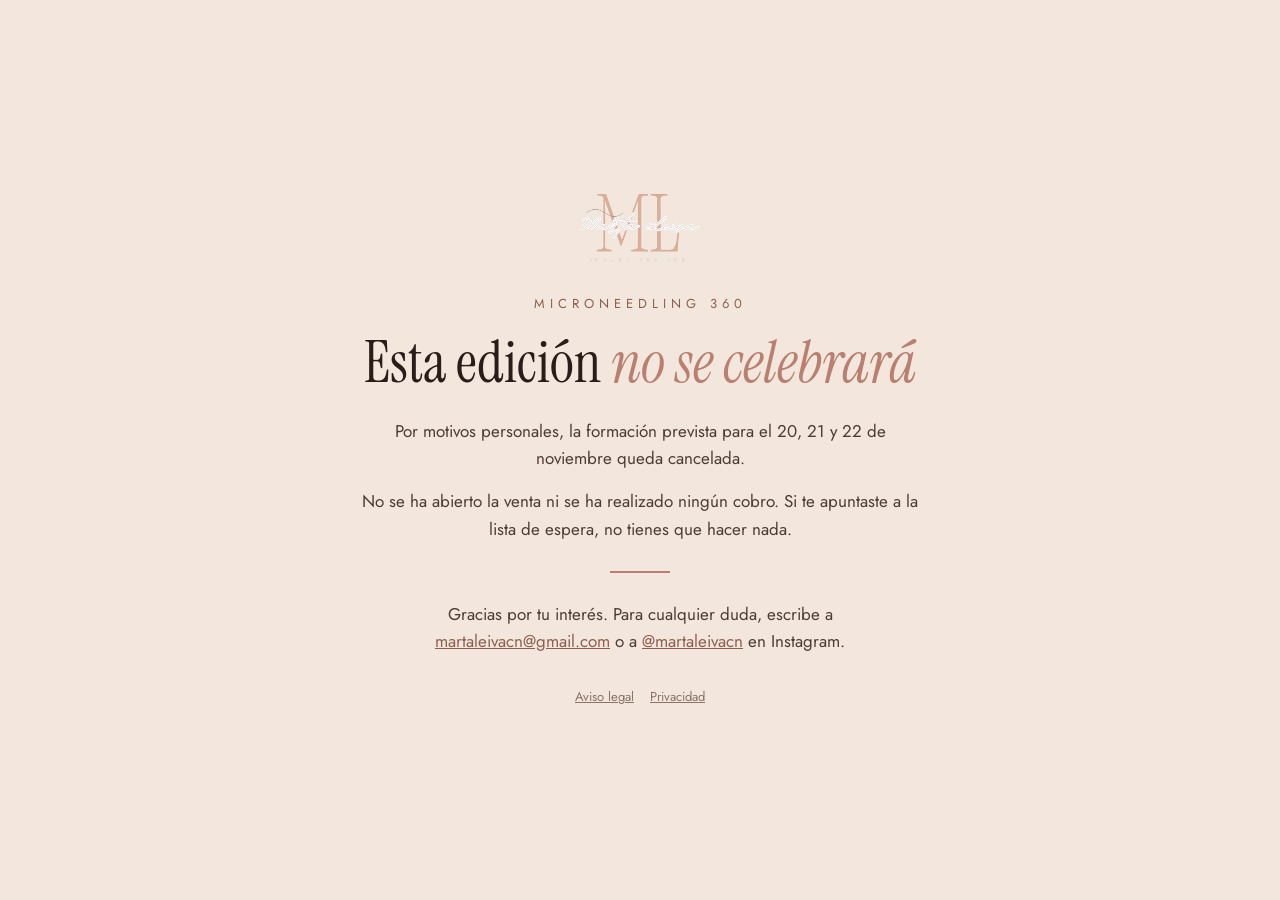
<file: index.html>
<!doctype html>
<html lang="es">
<head>
<meta charset="utf-8">
<meta name="viewport" content="width=device-width,initial-scale=1">
<title>Microneedling 360 · Marta Leiva</title>
<meta name="robots" content="noindex">
<style>
@font-face{font-family:IS;src:url(is-regular.woff2) format('woff2');font-style:normal}
@font-face{font-family:IS;src:url(is-italic.woff2) format('woff2');font-style:italic}
@font-face{font-family:Jost;src:url(jost.woff2) format('woff2')}
*{box-sizing:border-box}
html,body{margin:0;background:#f3e7dd;color:#2a1c18;font-family:Jost,Arial,sans-serif}
main{min-height:100vh;display:flex;align-items:center;justify-content:center;padding:48px 20px}
.card{max-width:560px;text-align:center}
.logo{width:120px;margin:0 auto 32px;display:block}
.k{font-size:13px;letter-spacing:5px;text-transform:uppercase;color:#8e5f50;margin:0 0 18px}
h1{font-family:IS,Georgia,serif;font-weight:400;font-size:clamp(38px,8vw,58px);line-height:1.05;margin:0 0 24px}
h1 em{color:#b97f6f}
p{font-size:17px;line-height:1.6;color:#4d3b34;margin:0 0 16px}
.rule{width:60px;height:2px;background:#b97f6f;margin:28px auto}
a{color:#8e5f50}
footer{font-size:13px;color:#8a7368;margin-top:32px}
footer a{color:#8a7368;margin:0 8px}
</style>
</head>
<body>
<main><div class="card">
<img class="logo" src="marta-logo.png" alt="Marta Leiva">
<p class="k">Microneedling 360</p>
<h1>Esta edición <em>no se celebrará</em></h1>
<p>Por motivos personales, la formación prevista para el 20, 21 y 22 de noviembre queda cancelada.</p>
<p>No se ha abierto la venta ni se ha realizado ningún cobro. Si te apuntaste a la lista de espera, no tienes que hacer nada.</p>
<div class="rule"></div>
<p>Gracias por tu interés. Para cualquier duda, escribe a <a href="mailto:martaleivacn@gmail.com">martaleivacn@gmail.com</a> o a <a href="https://www.instagram.com/martaleivacn/">@martaleivacn</a> en Instagram.</p>
<footer><a href="aviso-legal.html">Aviso legal</a><a href="privacidad.html">Privacidad</a></footer>
</div></main>
</body>
</html>
</file>
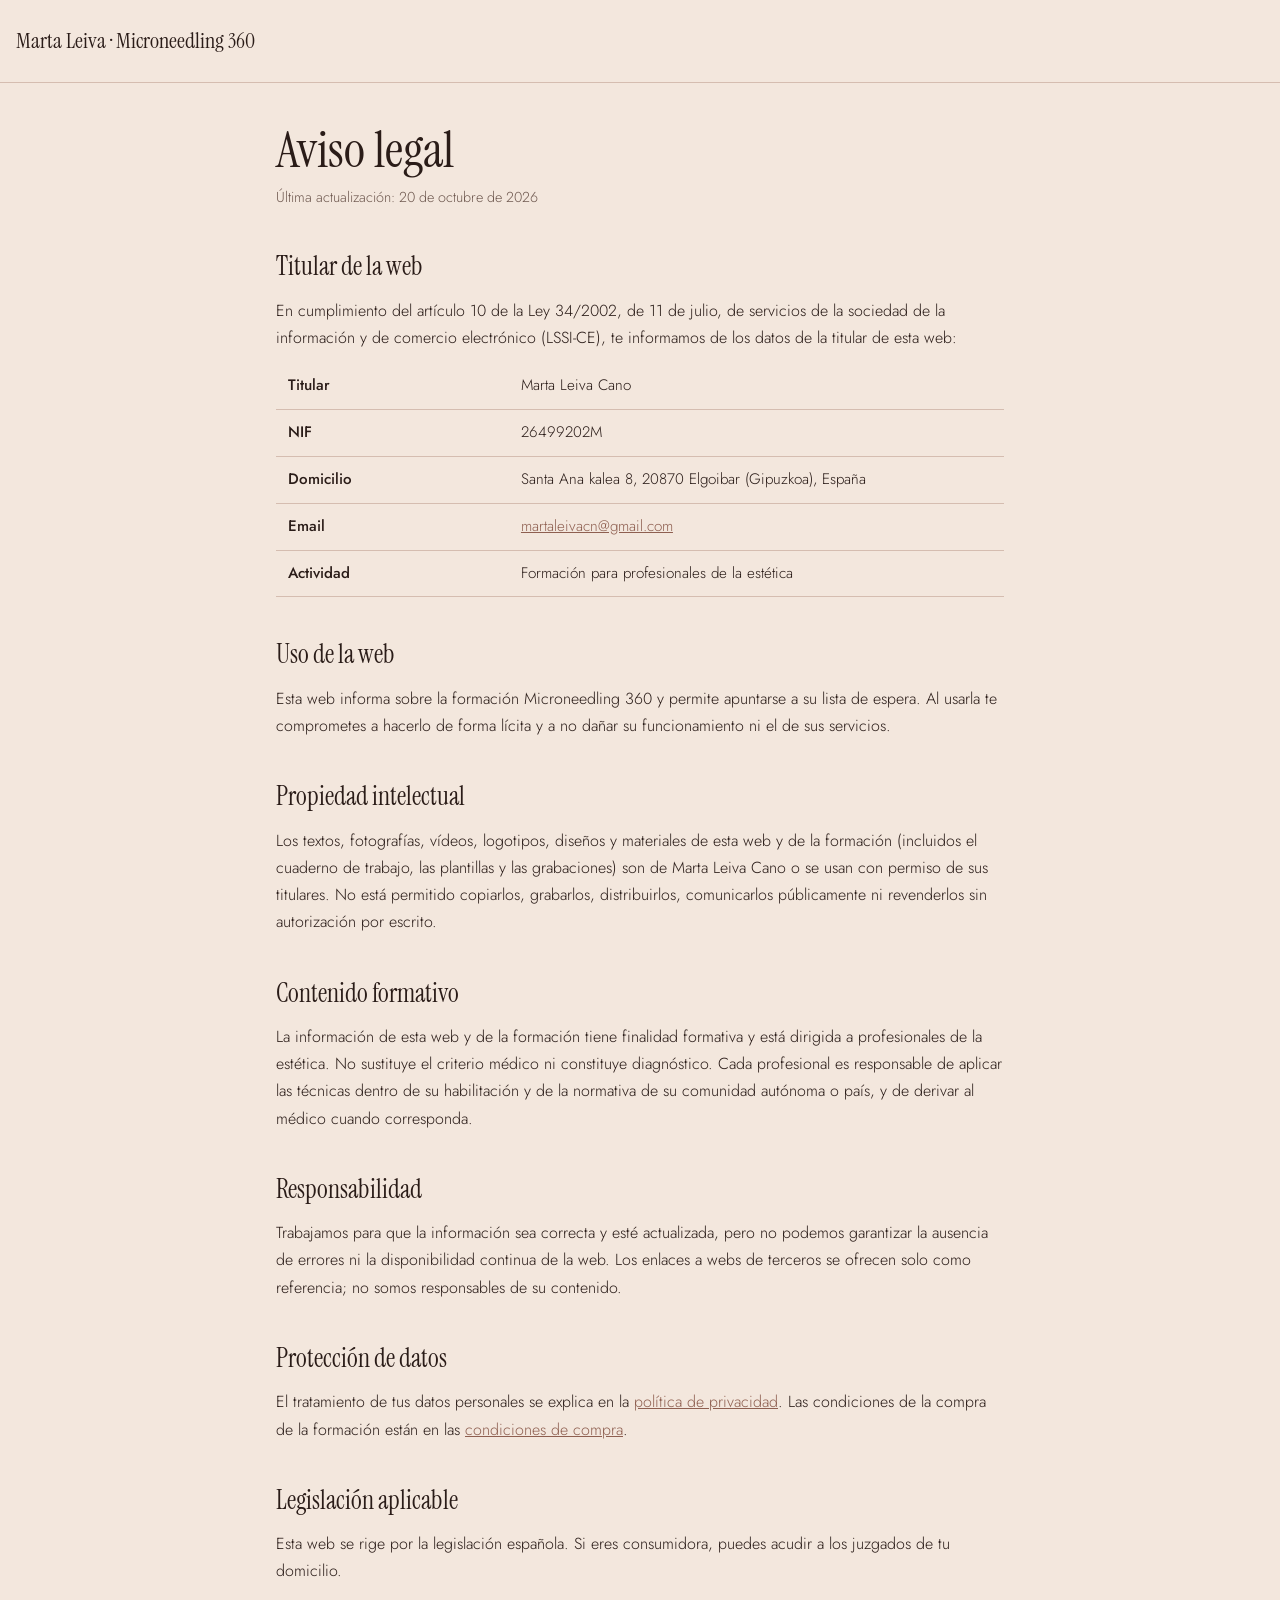
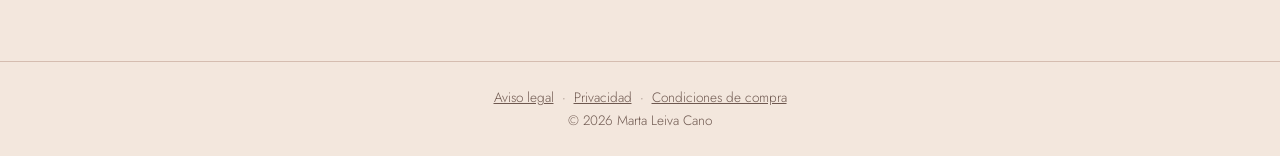
<file: aviso-legal.html>
<!doctype html>
<html lang="es">
<head>
<meta charset="utf-8">
<meta name="viewport" content="width=device-width, initial-scale=1">
<title>Aviso legal · Marta Leiva</title>
<meta name="robots" content="noindex">
<link rel="stylesheet" href="legal.css">
</head>
<body>
<header class="top"><a href="./">Marta Leiva · Microneedling 360</a></header>
<main>
<h1>Aviso legal</h1>
<p class="upd">Última actualización: 20 de octubre de 2026</p>

<h2>Titular de la web</h2>
<p>En cumplimiento del artículo 10 de la Ley 34/2002, de 11 de julio, de servicios de la sociedad de la información y de comercio electrónico (LSSI-CE), te informamos de los datos de la titular de esta web:</p>
<table>
<tr><th>Titular</th><td>Marta Leiva Cano</td></tr>
<tr><th>NIF</th><td>26499202M</td></tr>
<tr><th>Domicilio</th><td>Santa Ana kalea 8, 20870 Elgoibar (Gipuzkoa), España</td></tr>
<tr><th>Email</th><td><a href="mailto:martaleivacn@gmail.com">martaleivacn@gmail.com</a></td></tr>
<tr><th>Actividad</th><td>Formación para profesionales de la estética</td></tr>
</table>

<h2>Uso de la web</h2>
<p>Esta web informa sobre la formación Microneedling 360 y permite apuntarse a su lista de espera. Al usarla te comprometes a hacerlo de forma lícita y a no dañar su funcionamiento ni el de sus servicios.</p>

<h2>Propiedad intelectual</h2>
<p>Los textos, fotografías, vídeos, logotipos, diseños y materiales de esta web y de la formación (incluidos el cuaderno de trabajo, las plantillas y las grabaciones) son de Marta Leiva Cano o se usan con permiso de sus titulares. No está permitido copiarlos, grabarlos, distribuirlos, comunicarlos públicamente ni revenderlos sin autorización por escrito.</p>

<h2>Contenido formativo</h2>
<p>La información de esta web y de la formación tiene finalidad formativa y está dirigida a profesionales de la estética. No sustituye el criterio médico ni constituye diagnóstico. Cada profesional es responsable de aplicar las técnicas dentro de su habilitación y de la normativa de su comunidad autónoma o país, y de derivar al médico cuando corresponda.</p>

<h2>Responsabilidad</h2>
<p>Trabajamos para que la información sea correcta y esté actualizada, pero no podemos garantizar la ausencia de errores ni la disponibilidad continua de la web. Los enlaces a webs de terceros se ofrecen solo como referencia; no somos responsables de su contenido.</p>

<h2>Protección de datos</h2>
<p>El tratamiento de tus datos personales se explica en la <a href="privacidad.html">política de privacidad</a>. Las condiciones de la compra de la formación están en las <a href="condiciones.html">condiciones de compra</a>.</p>

<h2>Legislación aplicable</h2>
<p>Esta web se rige por la legislación española. Si eres consumidora, puedes acudir a los juzgados de tu domicilio.</p>
</main>
<footer><a href="aviso-legal.html">Aviso legal</a>·<a href="privacidad.html">Privacidad</a>·<a href="condiciones.html">Condiciones de compra</a><br>© 2026 Marta Leiva Cano</footer>
</body>
</html>
</file>
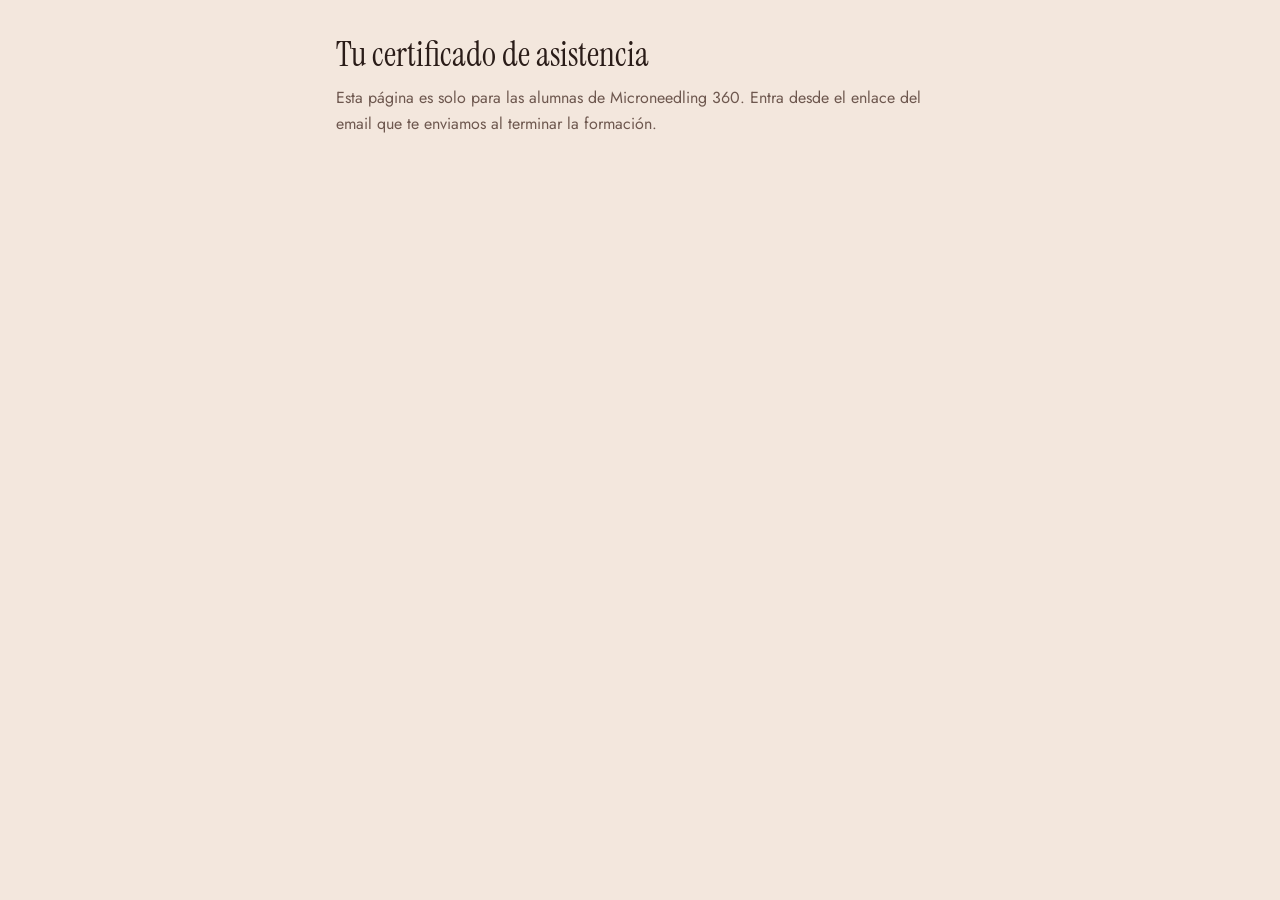
<file: certificado.html>
<!doctype html>
<html lang="es">
<head>
<meta charset="utf-8">
<meta name="viewport" content="width=device-width, initial-scale=1">
<title>Certificado · Microneedling 360</title>
<meta name="robots" content="noindex, nofollow">
<style>
@font-face{font-family:"IS";src:url(is-regular.woff2) format("woff2");font-display:swap}
@font-face{font-family:"IS";font-style:italic;src:url(is-italic.woff2) format("woff2");font-display:swap}
@font-face{font-family:"Jost";font-weight:300 600;src:url(jost.woff2) format("woff2");font-display:swap}
:root{--blush:#f3e7dd;--rose:#8e5f50;--ink:#2a1c18;--muted:#6e584f;--line:#d5bdb0;--white:#fffaf7}
*{box-sizing:border-box}
body{margin:0;background:var(--blush);color:var(--ink);font-family:Jost,"Helvetica Neue",Arial,sans-serif}
.panel{max-width:640px;margin:0 auto;padding:32px 16px}
.panel h1{font-family:IS,Georgia,serif;font-weight:400;font-size:34px;margin:0 0 8px}
.panel p{color:var(--muted);line-height:1.6;margin:0 0 16px}
label{display:block;font-size:12px;letter-spacing:2px;text-transform:uppercase;color:var(--rose);margin:0 0 6px}
input{width:100%;font:inherit;font-size:18px;padding:12px 14px;border:1px solid var(--line);background:var(--white);color:var(--ink);border-radius:2px}
button{margin-top:16px;font:inherit;font-size:14px;letter-spacing:2px;text-transform:uppercase;background:var(--ink);color:var(--white);border:0;padding:14px 22px;cursor:pointer;border-radius:999px}
button:hover{background:var(--rose)}
button.ghost{background:transparent;color:var(--ink);border:1px solid var(--line)}
.msg{font-size:14px;color:var(--rose)}
.view{display:none;padding:16px 16px 40px}
.stage{margin:0 auto;overflow:hidden}
.page{width:297mm;height:210mm;background:var(--blush);display:flex;align-items:center;justify-content:center;transform-origin:0 0}
.card{width:277mm;height:190mm;background:var(--white);border:.4mm solid var(--line);outline:.4mm solid var(--line);outline-offset:-5mm;padding:16mm 26mm;display:flex;flex-direction:column;align-items:center;text-align:center;position:relative}
.logo{width:26mm;height:26mm;border-radius:50%;object-fit:cover}
.eyebrow{margin-top:7mm;font-size:3.1mm;letter-spacing:1.2mm;text-transform:uppercase;color:var(--rose)}
.card h2{font-family:IS,Georgia,serif;font-weight:400;font-size:17mm;line-height:1;margin:5mm 0 0}
.cert{font-size:3.6mm;color:var(--muted);margin-top:8mm}
.name{font-family:IS,Georgia,serif;font-style:italic;font-size:14mm;margin-top:3mm;padding:0 12mm 2mm;border-bottom:.3mm solid var(--line);line-height:1.15}
.what{font-size:4mm;line-height:1.6;max-width:200mm;margin-top:6mm}
.what b{font-weight:500}
.foot{margin-top:auto;width:100%;display:flex;justify-content:space-between;align-items:flex-end;font-size:3mm;color:var(--muted)}
.sig{text-align:center}
.sig .s{font-family:IS,Georgia,serif;font-style:italic;font-size:9mm;color:var(--ink);line-height:1}
.sig .l{border-top:.3mm solid var(--line);margin-top:1.5mm;padding-top:1.5mm;letter-spacing:.3mm}
.eu{height:9mm;opacity:.85}
.note{position:absolute;bottom:7mm;left:0;right:0;font-size:2.4mm;color:#9c7869}
.actions{text-align:center;margin:20px 0 0}
@page{size:A4 landscape;margin:0}
@media print{
  html,body{background:var(--blush);margin:0}
  .panel,.actions{display:none!important}
  .view{display:block!important;padding:0}
  .stage{width:auto!important;height:auto!important;overflow:visible}
  .page{transform:none!important;-webkit-print-color-adjust:exact;print-color-adjust:exact}
}
</style>
</head>
<body>
<div class="panel" id="panel">
  <h1>Tu certificado de asistencia</h1>
  <p id="intro">Escribe tu nombre y apellidos tal y como quieres que aparezcan en el certificado. Después pulsa «Descargar PDF» y, en la ventana que se abre, elige «Guardar como PDF».</p>
  <div id="form">
    <label for="n">Nombre y apellidos</label>
    <input id="n" autocomplete="name" maxlength="60" placeholder="Por ejemplo: Laura García Martín">
    <button id="go" type="button">Ver mi certificado</button>
  </div>
  <p class="msg" id="msg"></p>
</div>
<div class="view" id="view">
  <div class="stage" id="stage"><div class="page" id="page"><div class="card">
    <img class="logo" src="marta-logo.png" alt="">
    <div class="eyebrow">Marta Leiva · Beauty Expert</div>
    <h2>Certificado de asistencia</h2>
    <div class="cert">Se certifica que</div>
    <div class="name" id="cn">&nbsp;</div>
    <div class="what">ha asistido a la formación en directo <b>Microneedling 360</b>, impartida por Marta Leiva los días 20, 21 y 22 de noviembre de 2026, con una duración de 16 horas: técnica y cabezales, principios activos, y protocolos de microneedling facial, capilar, acné y manchas.</div>
    <div class="foot">
      <div style="text-align:left">Formación online por Zoom<br>22 de noviembre de 2026</div>
      <div class="sig"><div class="s">Marta Leiva</div><div class="l">Formadora acreditada por la Universidad EUNEIZ</div></div>
      <img class="eu" src="euneiz-logo.svg" alt="Universidad EUNEIZ">
    </div>
    <div class="note">Certificado de asistencia a una formación privada. No constituye una titulación oficial.</div>
  </div></div></div>
  <div class="actions"><button id="pdf" type="button">Descargar PDF</button> <button id="edit" class="ghost" type="button">Cambiar nombre</button></div>
</div>
<script>
(function(){
  var CODE="M360-NOV26";
  var q=new URLSearchParams(location.search);
  var $=function(id){return document.getElementById(id)};
  if((q.get("c")||"").toUpperCase()!==CODE){
    $("form").style.display="none";
    $("intro").textContent="Esta página es solo para las alumnas de Microneedling 360. Entra desde el enlace del email que te enviamos al terminar la formación.";
    return;
  }
  try{var s=localStorage.getItem("m360_cert_name");if(s)$("n").value=s}catch(e){}
  function fit(){
    var page=$("page"),st=$("stage");
    var w=page.offsetWidth,h=page.offsetHeight;
    var avail=Math.min(document.documentElement.clientWidth-32,1100);
    var k=Math.min(1,avail/w);
    page.style.transform="scale("+k+")";
    st.style.width=(w*k)+"px";st.style.height=(h*k)+"px";
  }
  function show(){
    var v=$("n").value.replace(/\s+/g," ").trim();
    if(v.length<5||v.indexOf(" ")<0){$("msg").textContent="Escribe tu nombre y al menos un apellido.";return}
    $("msg").textContent="";
    $("cn").textContent=v;
    try{localStorage.setItem("m360_cert_name",v)}catch(e){}
    document.title="Certificado Microneedling 360 - "+v;
    $("panel").style.display="none";$("view").style.display="block";fit();window.scrollTo(0,0);
  }
  window.addEventListener("resize",function(){if($("view").style.display==="block")fit()});
  $("go").addEventListener("click",show);
  $("n").addEventListener("keydown",function(e){if(e.key==="Enter")show()});
  $("pdf").addEventListener("click",function(){window.print()});
  $("edit").addEventListener("click",function(){$("view").style.display="none";$("panel").style.display="block"});
})();
</script>
</body>
</html>
</file>
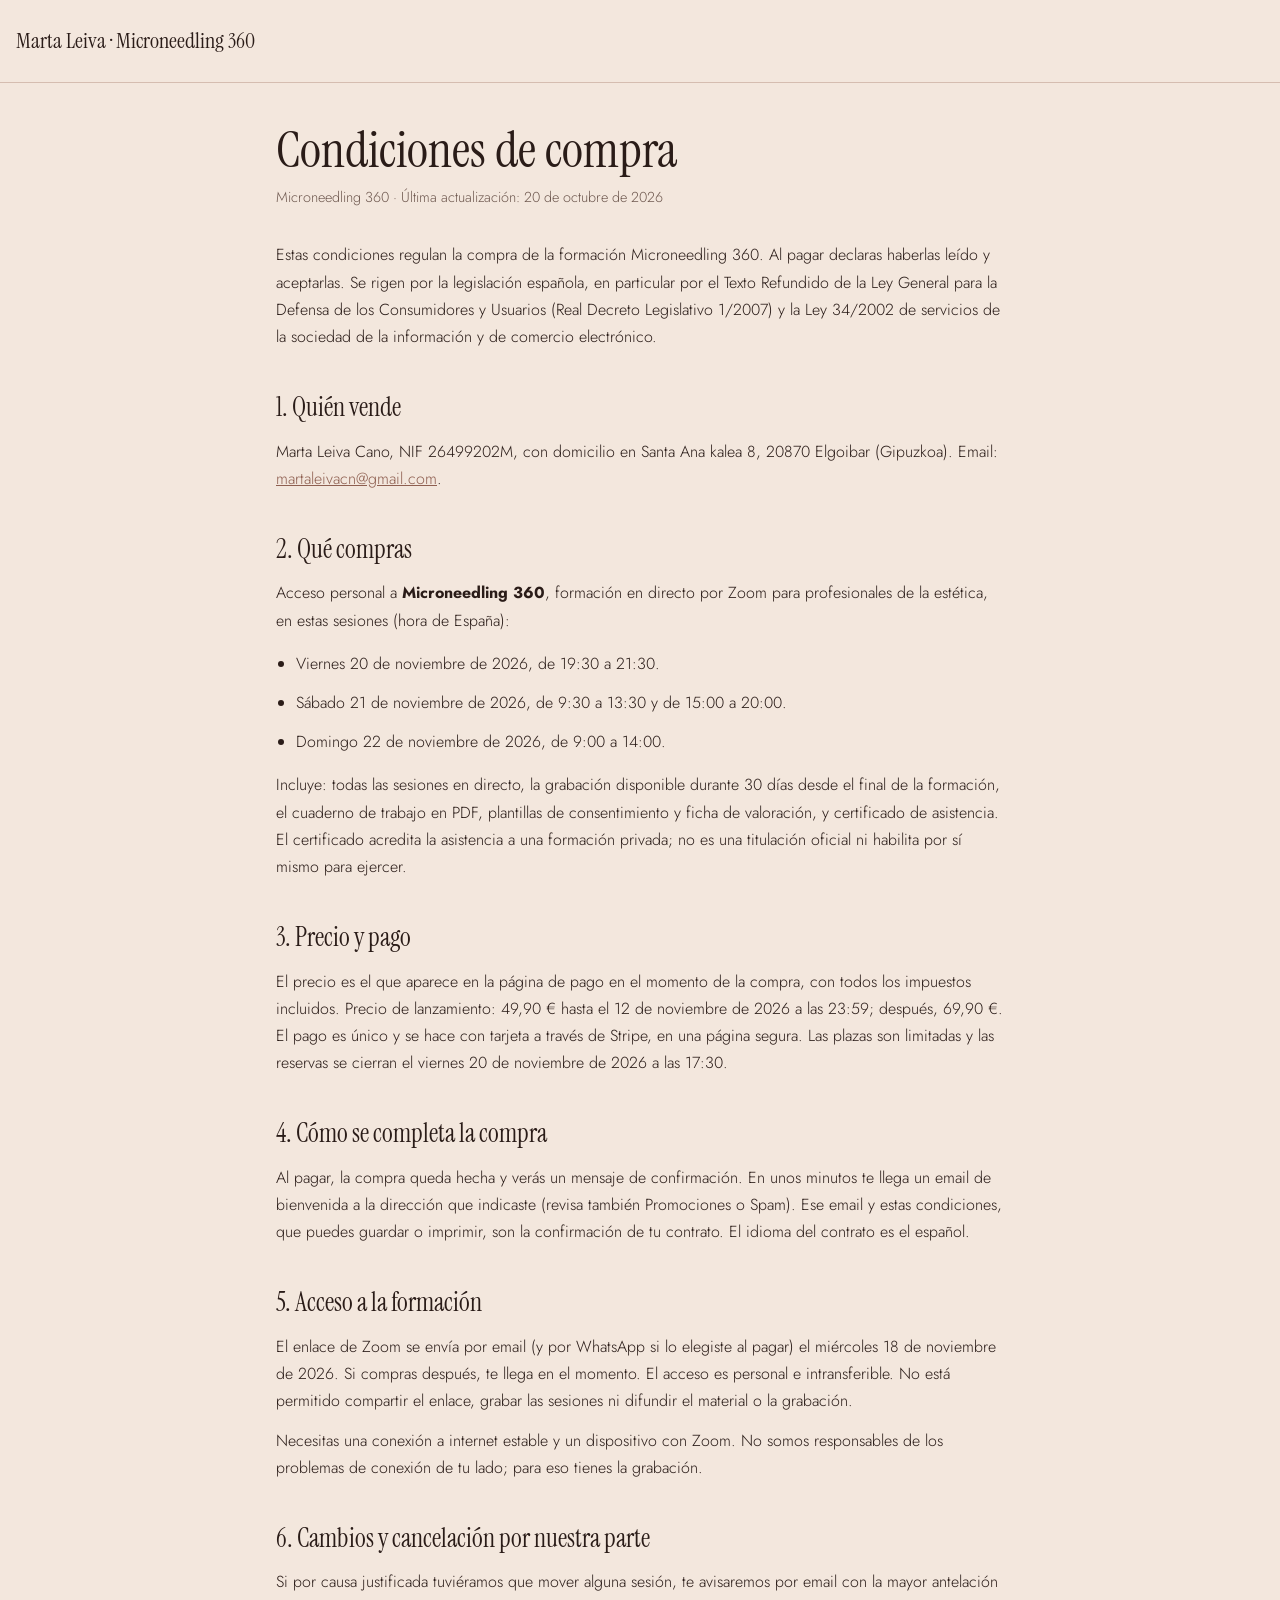
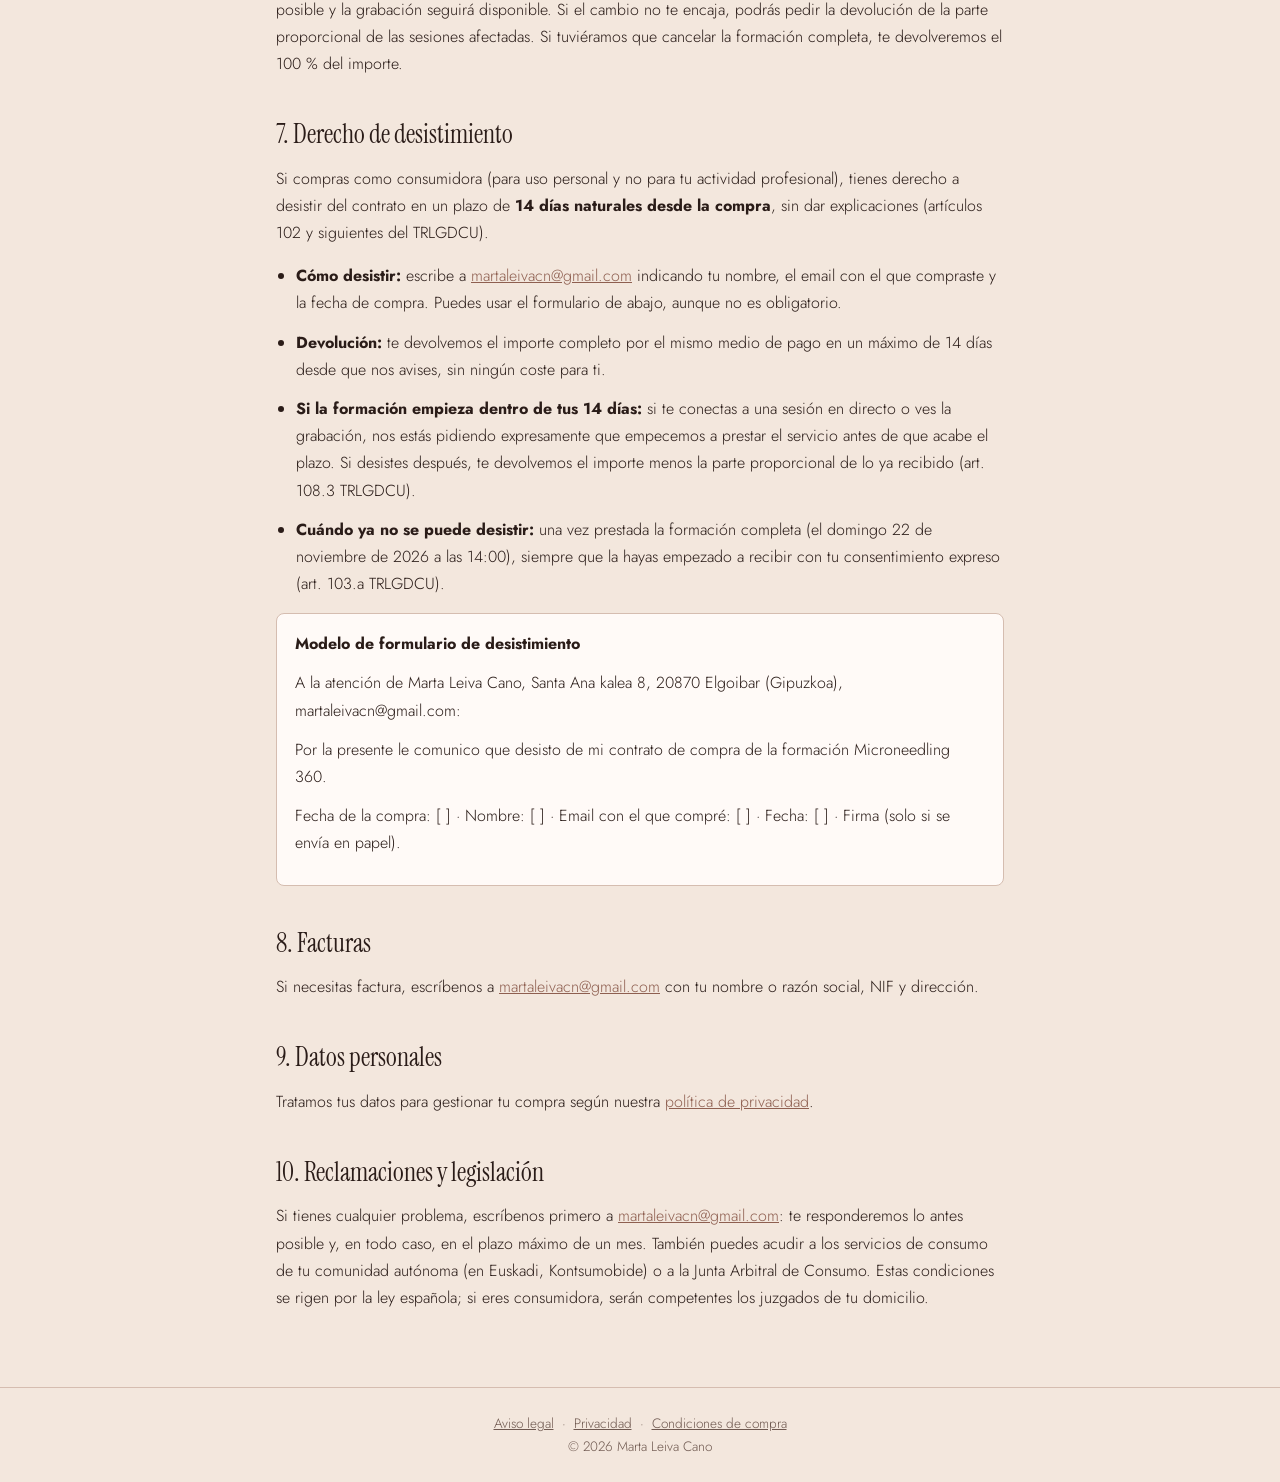
<file: condiciones.html>
<!doctype html>
<html lang="es">
<head>
<meta charset="utf-8">
<meta name="viewport" content="width=device-width, initial-scale=1">
<title>Condiciones de compra · Marta Leiva</title>
<meta name="robots" content="noindex">
<link rel="stylesheet" href="legal.css">
</head>
<body>
<header class="top"><a href="./">Marta Leiva · Microneedling 360</a></header>
<main>
<h1>Condiciones de compra</h1>
<p class="upd">Microneedling 360 · Última actualización: 20 de octubre de 2026</p>
<p>Estas condiciones regulan la compra de la formación Microneedling 360. Al pagar declaras haberlas leído y aceptarlas. Se rigen por la legislación española, en particular por el Texto Refundido de la Ley General para la Defensa de los Consumidores y Usuarios (Real Decreto Legislativo 1/2007) y la Ley 34/2002 de servicios de la sociedad de la información y de comercio electrónico.</p>

<h2>1. Quién vende</h2>
<p>Marta Leiva Cano, NIF 26499202M, con domicilio en Santa Ana kalea 8, 20870 Elgoibar (Gipuzkoa). Email: <a href="mailto:martaleivacn@gmail.com">martaleivacn@gmail.com</a>.</p>

<h2>2. Qué compras</h2>
<p>Acceso personal a <strong>Microneedling 360</strong>, formación en directo por Zoom para profesionales de la estética, en estas sesiones (hora de España):</p>
<ul>
<li>Viernes 20 de noviembre de 2026, de 19:30 a 21:30.</li>
<li>Sábado 21 de noviembre de 2026, de 9:30 a 13:30 y de 15:00 a 20:00.</li>
<li>Domingo 22 de noviembre de 2026, de 9:00 a 14:00.</li>
</ul>
<p>Incluye: todas las sesiones en directo, la grabación disponible durante 30 días desde el final de la formación, el cuaderno de trabajo en PDF, plantillas de consentimiento y ficha de valoración, y certificado de asistencia. El certificado acredita la asistencia a una formación privada; no es una titulación oficial ni habilita por sí mismo para ejercer.</p>

<h2>3. Precio y pago</h2>
<p>El precio es el que aparece en la página de pago en el momento de la compra, con todos los impuestos incluidos. Precio de lanzamiento: 49,90 € hasta el 12 de noviembre de 2026 a las 23:59; después, 69,90 €. El pago es único y se hace con tarjeta a través de Stripe, en una página segura. Las plazas son limitadas y las reservas se cierran el viernes 20 de noviembre de 2026 a las 17:30.</p>

<h2>4. Cómo se completa la compra</h2>
<p>Al pagar, la compra queda hecha y verás un mensaje de confirmación. En unos minutos te llega un email de bienvenida a la dirección que indicaste (revisa también Promociones o Spam). Ese email y estas condiciones, que puedes guardar o imprimir, son la confirmación de tu contrato. El idioma del contrato es el español.</p>

<h2>5. Acceso a la formación</h2>
<p>El enlace de Zoom se envía por email (y por WhatsApp si lo elegiste al pagar) el miércoles 18 de noviembre de 2026. Si compras después, te llega en el momento. El acceso es personal e intransferible. No está permitido compartir el enlace, grabar las sesiones ni difundir el material o la grabación.</p>
<p>Necesitas una conexión a internet estable y un dispositivo con Zoom. No somos responsables de los problemas de conexión de tu lado; para eso tienes la grabación.</p>

<h2>6. Cambios y cancelación por nuestra parte</h2>
<p>Si por causa justificada tuviéramos que mover alguna sesión, te avisaremos por email con la mayor antelación posible y la grabación seguirá disponible. Si el cambio no te encaja, podrás pedir la devolución de la parte proporcional de las sesiones afectadas. Si tuviéramos que cancelar la formación completa, te devolveremos el 100 % del importe.</p>

<h2>7. Derecho de desistimiento</h2>
<p>Si compras como consumidora (para uso personal y no para tu actividad profesional), tienes derecho a desistir del contrato en un plazo de <strong>14 días naturales desde la compra</strong>, sin dar explicaciones (artículos 102 y siguientes del TRLGDCU).</p>
<ul>
<li><strong>Cómo desistir:</strong> escribe a <a href="mailto:martaleivacn@gmail.com">martaleivacn@gmail.com</a> indicando tu nombre, el email con el que compraste y la fecha de compra. Puedes usar el formulario de abajo, aunque no es obligatorio.</li>
<li><strong>Devolución:</strong> te devolvemos el importe completo por el mismo medio de pago en un máximo de 14 días desde que nos avises, sin ningún coste para ti.</li>
<li><strong>Si la formación empieza dentro de tus 14 días:</strong> si te conectas a una sesión en directo o ves la grabación, nos estás pidiendo expresamente que empecemos a prestar el servicio antes de que acabe el plazo. Si desistes después, te devolvemos el importe menos la parte proporcional de lo ya recibido (art. 108.3 TRLGDCU).</li>
<li><strong>Cuándo ya no se puede desistir:</strong> una vez prestada la formación completa (el domingo 22 de noviembre de 2026 a las 14:00), siempre que la hayas empezado a recibir con tu consentimiento expreso (art. 103.a TRLGDCU).</li>
</ul>
<div class="box">
<p><strong>Modelo de formulario de desistimiento</strong></p>
<p>A la atención de Marta Leiva Cano, Santa Ana kalea 8, 20870 Elgoibar (Gipuzkoa), martaleivacn@gmail.com:</p>
<p>Por la presente le comunico que desisto de mi contrato de compra de la formación Microneedling 360.</p>
<p>Fecha de la compra: [ ] · Nombre: [ ] · Email con el que compré: [ ] · Fecha: [ ] · Firma (solo si se envía en papel).</p>
</div>

<h2>8. Facturas</h2>
<p>Si necesitas factura, escríbenos a <a href="mailto:martaleivacn@gmail.com">martaleivacn@gmail.com</a> con tu nombre o razón social, NIF y dirección.</p>

<h2>9. Datos personales</h2>
<p>Tratamos tus datos para gestionar tu compra según nuestra <a href="privacidad.html">política de privacidad</a>.</p>

<h2>10. Reclamaciones y legislación</h2>
<p>Si tienes cualquier problema, escríbenos primero a <a href="mailto:martaleivacn@gmail.com">martaleivacn@gmail.com</a>: te responderemos lo antes posible y, en todo caso, en el plazo máximo de un mes. También puedes acudir a los servicios de consumo de tu comunidad autónoma (en Euskadi, Kontsumobide) o a la Junta Arbitral de Consumo. Estas condiciones se rigen por la ley española; si eres consumidora, serán competentes los juzgados de tu domicilio.</p>
</main>
<footer><a href="aviso-legal.html">Aviso legal</a>·<a href="privacidad.html">Privacidad</a>·<a href="condiciones.html">Condiciones de compra</a><br>© 2026 Marta Leiva Cano</footer>
</body>
</html>
</file>
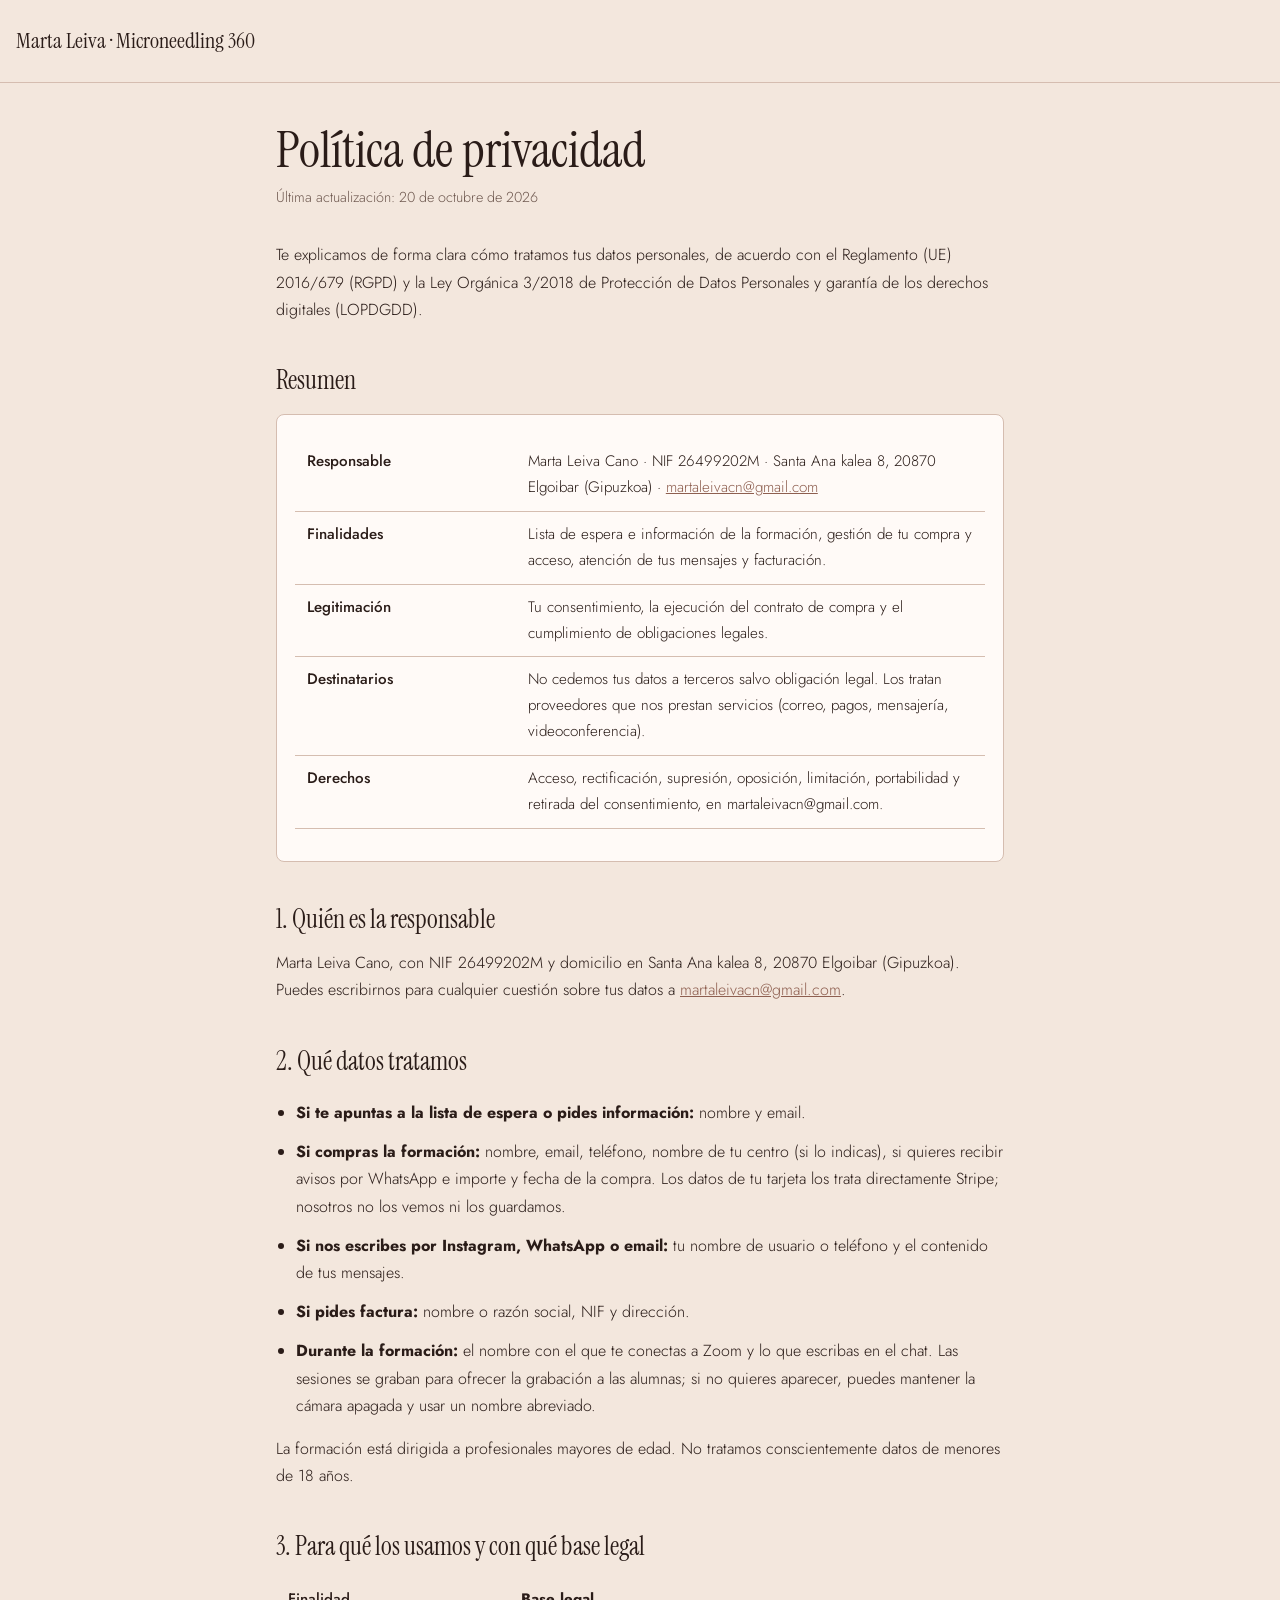
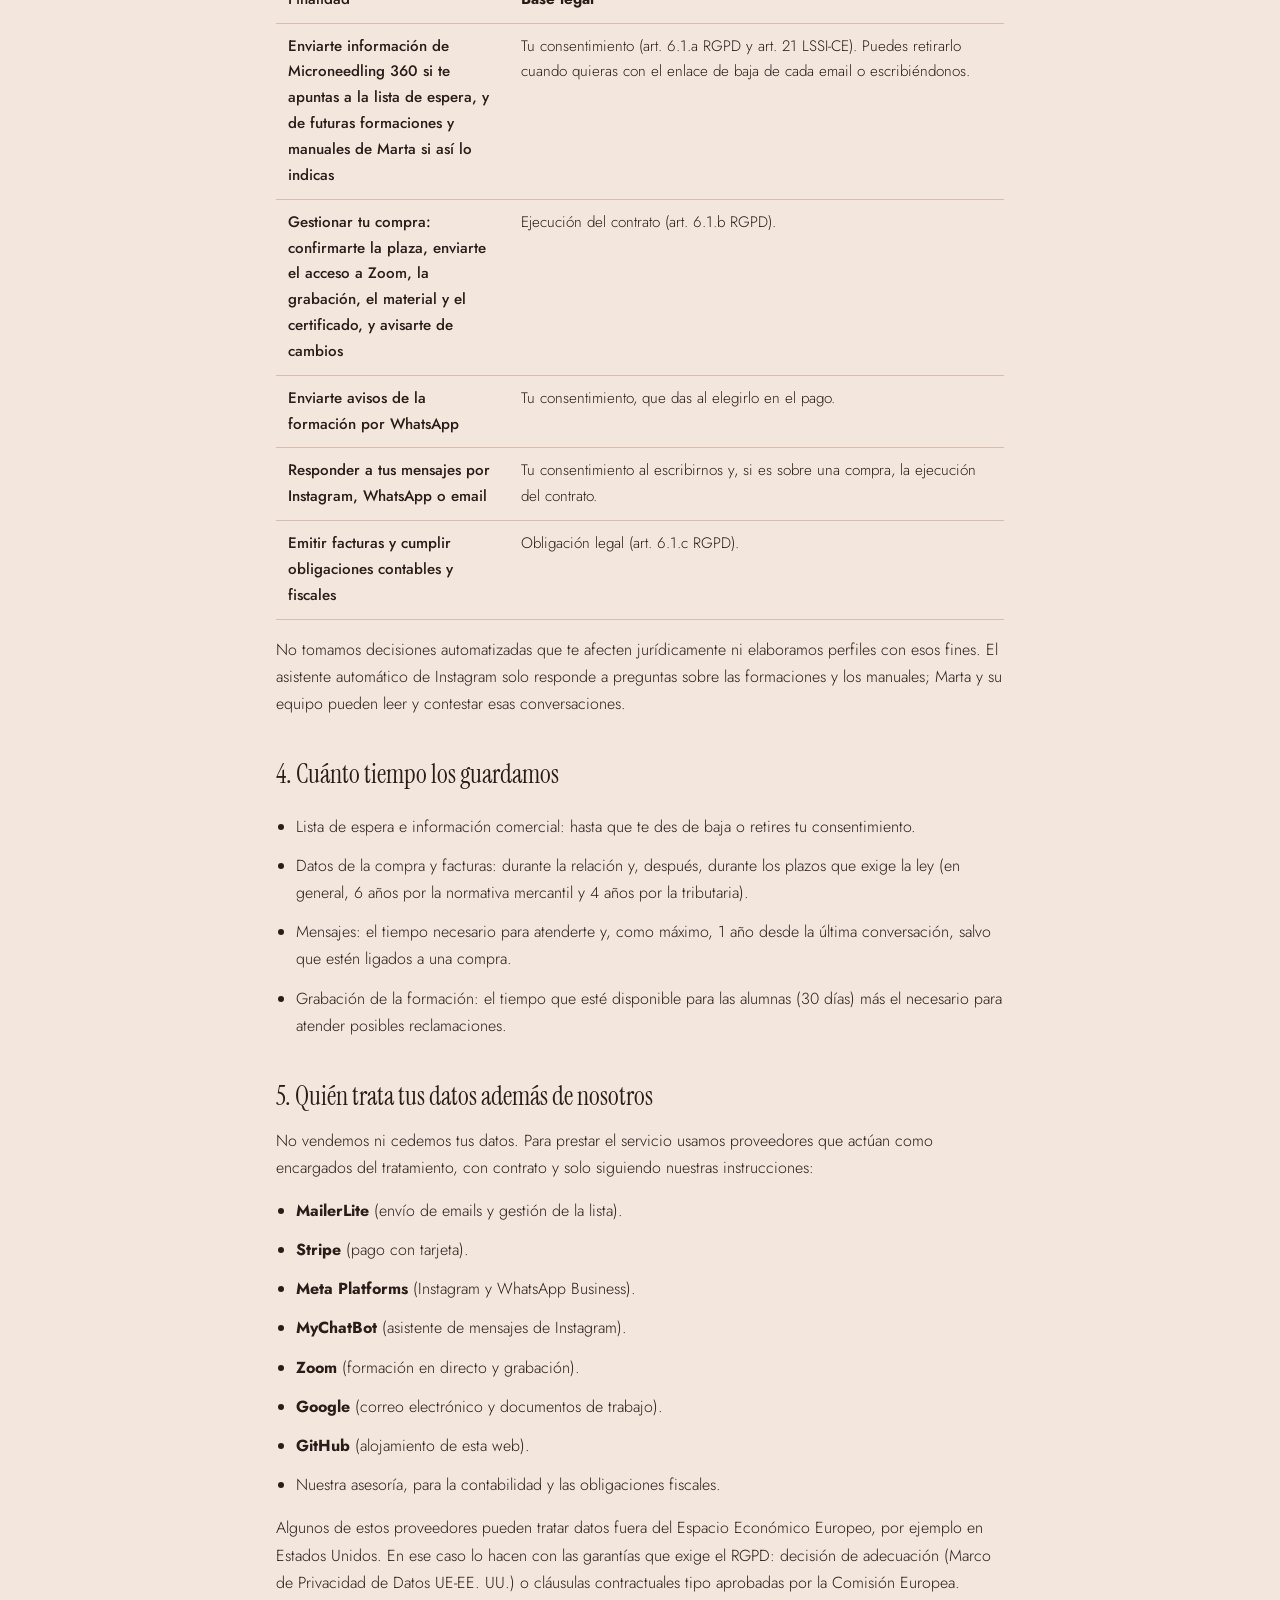
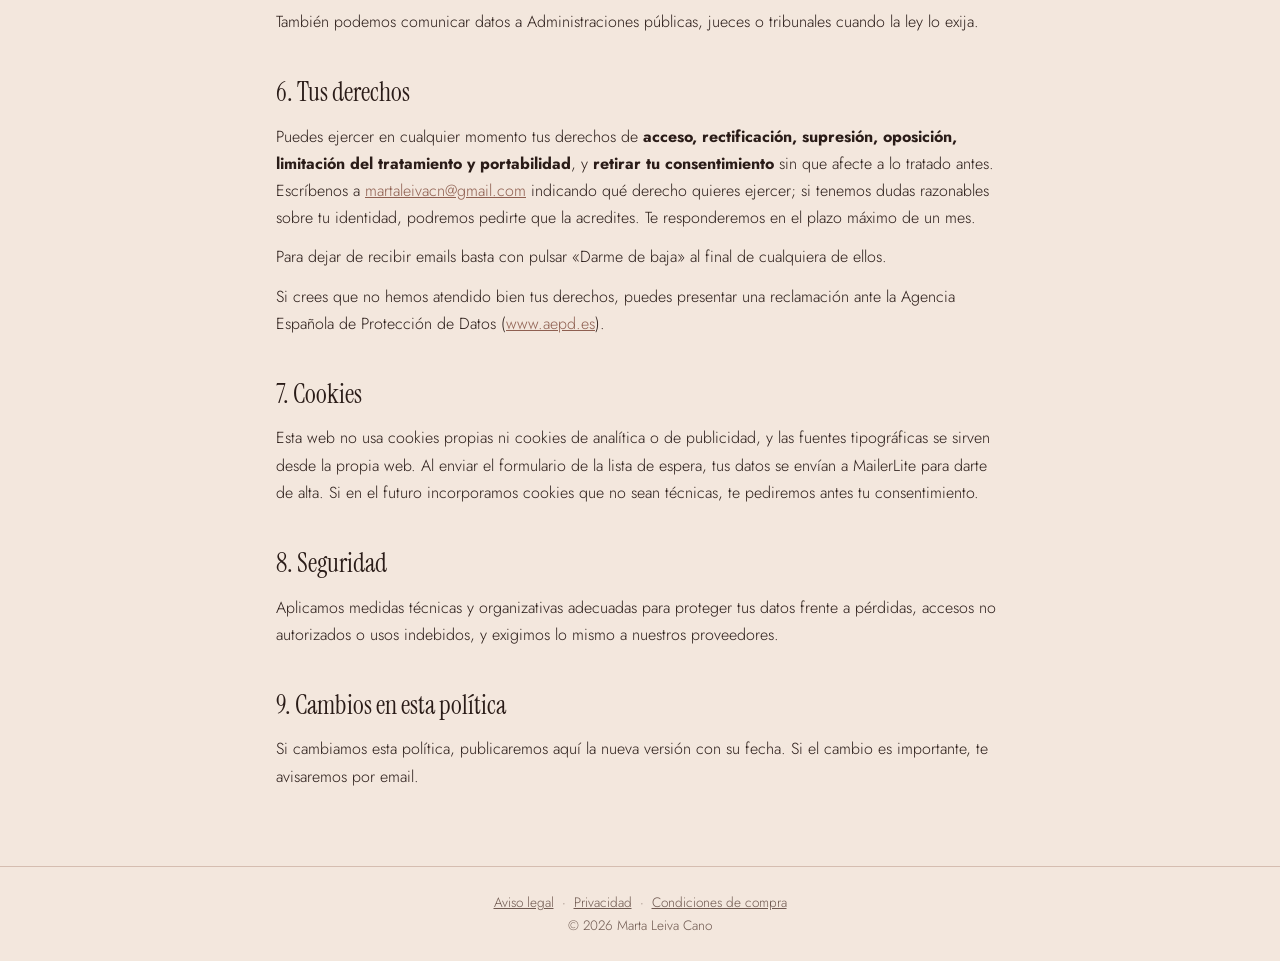
<file: privacidad.html>
<!doctype html>
<html lang="es">
<head>
<meta charset="utf-8">
<meta name="viewport" content="width=device-width, initial-scale=1">
<title>Política de privacidad · Marta Leiva</title>
<meta name="robots" content="noindex">
<link rel="stylesheet" href="legal.css">
</head>
<body>
<header class="top"><a href="./">Marta Leiva · Microneedling 360</a></header>
<main>
<h1>Política de privacidad</h1>
<p class="upd">Última actualización: 20 de octubre de 2026</p>
<p>Te explicamos de forma clara cómo tratamos tus datos personales, de acuerdo con el Reglamento (UE) 2016/679 (RGPD) y la Ley Orgánica 3/2018 de Protección de Datos Personales y garantía de los derechos digitales (LOPDGDD).</p>

<h2>Resumen</h2>
<div class="box">
<table>
<tr><th>Responsable</th><td>Marta Leiva Cano · NIF 26499202M · Santa Ana kalea 8, 20870 Elgoibar (Gipuzkoa) · <a href="mailto:martaleivacn@gmail.com">martaleivacn@gmail.com</a></td></tr>
<tr><th>Finalidades</th><td>Lista de espera e información de la formación, gestión de tu compra y acceso, atención de tus mensajes y facturación.</td></tr>
<tr><th>Legitimación</th><td>Tu consentimiento, la ejecución del contrato de compra y el cumplimiento de obligaciones legales.</td></tr>
<tr><th>Destinatarios</th><td>No cedemos tus datos a terceros salvo obligación legal. Los tratan proveedores que nos prestan servicios (correo, pagos, mensajería, videoconferencia).</td></tr>
<tr><th>Derechos</th><td>Acceso, rectificación, supresión, oposición, limitación, portabilidad y retirada del consentimiento, en martaleivacn@gmail.com.</td></tr>
</table>
</div>

<h2>1. Quién es la responsable</h2>
<p>Marta Leiva Cano, con NIF 26499202M y domicilio en Santa Ana kalea 8, 20870 Elgoibar (Gipuzkoa). Puedes escribirnos para cualquier cuestión sobre tus datos a <a href="mailto:martaleivacn@gmail.com">martaleivacn@gmail.com</a>.</p>

<h2>2. Qué datos tratamos</h2>
<ul>
<li><strong>Si te apuntas a la lista de espera o pides información:</strong> nombre y email.</li>
<li><strong>Si compras la formación:</strong> nombre, email, teléfono, nombre de tu centro (si lo indicas), si quieres recibir avisos por WhatsApp e importe y fecha de la compra. Los datos de tu tarjeta los trata directamente Stripe; nosotros no los vemos ni los guardamos.</li>
<li><strong>Si nos escribes por Instagram, WhatsApp o email:</strong> tu nombre de usuario o teléfono y el contenido de tus mensajes.</li>
<li><strong>Si pides factura:</strong> nombre o razón social, NIF y dirección.</li>
<li><strong>Durante la formación:</strong> el nombre con el que te conectas a Zoom y lo que escribas en el chat. Las sesiones se graban para ofrecer la grabación a las alumnas; si no quieres aparecer, puedes mantener la cámara apagada y usar un nombre abreviado.</li>
</ul>
<p>La formación está dirigida a profesionales mayores de edad. No tratamos conscientemente datos de menores de 18 años.</p>

<h2>3. Para qué los usamos y con qué base legal</h2>
<table>
<tr><th>Finalidad</th><td><strong>Base legal</strong></td></tr>
<tr><th>Enviarte información de Microneedling 360 si te apuntas a la lista de espera, y de futuras formaciones y manuales de Marta si así lo indicas</th><td>Tu consentimiento (art. 6.1.a RGPD y art. 21 LSSI-CE). Puedes retirarlo cuando quieras con el enlace de baja de cada email o escribiéndonos.</td></tr>
<tr><th>Gestionar tu compra: confirmarte la plaza, enviarte el acceso a Zoom, la grabación, el material y el certificado, y avisarte de cambios</th><td>Ejecución del contrato (art. 6.1.b RGPD).</td></tr>
<tr><th>Enviarte avisos de la formación por WhatsApp</th><td>Tu consentimiento, que das al elegirlo en el pago.</td></tr>
<tr><th>Responder a tus mensajes por Instagram, WhatsApp o email</th><td>Tu consentimiento al escribirnos y, si es sobre una compra, la ejecución del contrato.</td></tr>
<tr><th>Emitir facturas y cumplir obligaciones contables y fiscales</th><td>Obligación legal (art. 6.1.c RGPD).</td></tr>
</table>
<p>No tomamos decisiones automatizadas que te afecten jurídicamente ni elaboramos perfiles con esos fines. El asistente automático de Instagram solo responde a preguntas sobre las formaciones y los manuales; Marta y su equipo pueden leer y contestar esas conversaciones.</p>

<h2>4. Cuánto tiempo los guardamos</h2>
<ul>
<li>Lista de espera e información comercial: hasta que te des de baja o retires tu consentimiento.</li>
<li>Datos de la compra y facturas: durante la relación y, después, durante los plazos que exige la ley (en general, 6 años por la normativa mercantil y 4 años por la tributaria).</li>
<li>Mensajes: el tiempo necesario para atenderte y, como máximo, 1 año desde la última conversación, salvo que estén ligados a una compra.</li>
<li>Grabación de la formación: el tiempo que esté disponible para las alumnas (30 días) más el necesario para atender posibles reclamaciones.</li>
</ul>

<h2>5. Quién trata tus datos además de nosotros</h2>
<p>No vendemos ni cedemos tus datos. Para prestar el servicio usamos proveedores que actúan como encargados del tratamiento, con contrato y solo siguiendo nuestras instrucciones:</p>
<ul>
<li><strong>MailerLite</strong> (envío de emails y gestión de la lista).</li>
<li><strong>Stripe</strong> (pago con tarjeta).</li>
<li><strong>Meta Platforms</strong> (Instagram y WhatsApp Business).</li>
<li><strong>MyChatBot</strong> (asistente de mensajes de Instagram).</li>
<li><strong>Zoom</strong> (formación en directo y grabación).</li>
<li><strong>Google</strong> (correo electrónico y documentos de trabajo).</li>
<li><strong>GitHub</strong> (alojamiento de esta web).</li>
<li>Nuestra asesoría, para la contabilidad y las obligaciones fiscales.</li>
</ul>
<p>Algunos de estos proveedores pueden tratar datos fuera del Espacio Económico Europeo, por ejemplo en Estados Unidos. En ese caso lo hacen con las garantías que exige el RGPD: decisión de adecuación (Marco de Privacidad de Datos UE-EE. UU.) o cláusulas contractuales tipo aprobadas por la Comisión Europea.</p>
<p>También podemos comunicar datos a Administraciones públicas, jueces o tribunales cuando la ley lo exija.</p>

<h2>6. Tus derechos</h2>
<p>Puedes ejercer en cualquier momento tus derechos de <strong>acceso, rectificación, supresión, oposición, limitación del tratamiento y portabilidad</strong>, y <strong>retirar tu consentimiento</strong> sin que afecte a lo tratado antes. Escríbenos a <a href="mailto:martaleivacn@gmail.com">martaleivacn@gmail.com</a> indicando qué derecho quieres ejercer; si tenemos dudas razonables sobre tu identidad, podremos pedirte que la acredites. Te responderemos en el plazo máximo de un mes.</p>
<p>Para dejar de recibir emails basta con pulsar «Darme de baja» al final de cualquiera de ellos.</p>
<p>Si crees que no hemos atendido bien tus derechos, puedes presentar una reclamación ante la Agencia Española de Protección de Datos (<a href="https://www.aepd.es" rel="noopener">www.aepd.es</a>).</p>

<h2>7. Cookies</h2>
<p>Esta web no usa cookies propias ni cookies de analítica o de publicidad, y las fuentes tipográficas se sirven desde la propia web. Al enviar el formulario de la lista de espera, tus datos se envían a MailerLite para darte de alta. Si en el futuro incorporamos cookies que no sean técnicas, te pediremos antes tu consentimiento.</p>

<h2>8. Seguridad</h2>
<p>Aplicamos medidas técnicas y organizativas adecuadas para proteger tus datos frente a pérdidas, accesos no autorizados o usos indebidos, y exigimos lo mismo a nuestros proveedores.</p>

<h2>9. Cambios en esta política</h2>
<p>Si cambiamos esta política, publicaremos aquí la nueva versión con su fecha. Si el cambio es importante, te avisaremos por email.</p>
</main>
<footer><a href="aviso-legal.html">Aviso legal</a>·<a href="privacidad.html">Privacidad</a>·<a href="condiciones.html">Condiciones de compra</a><br>© 2026 Marta Leiva Cano</footer>
</body>
</html>
</file>
<file: legal.css>
@font-face{font-family:"Instrument Serif";src:url(is-regular.woff2) format("woff2");font-display:swap}
@font-face{font-family:"Instrument Serif";font-style:italic;src:url(is-italic.woff2) format("woff2");font-display:swap}
@font-face{font-family:"Jost";src:url(jost.woff2) format("woff2");font-weight:100 900;font-display:swap}
:root{color-scheme:light;--blush:#f3e7dd;--rose:#8e5f50;--ink:#2a1c18;--muted:#6e584f;--line:#d5bdb0;--white:#fffaf7}
*{box-sizing:border-box}
body{margin:0;background:var(--blush);color:var(--ink);font-family:"Jost","Avenir Next","Helvetica Neue",Arial,sans-serif;font-weight:300;font-size:1rem;line-height:1.7}
.top{padding:22px 16px;border-bottom:1px solid var(--line)}
.top a{font-family:"Instrument Serif",Georgia,serif;font-size:1.4rem;text-decoration:none;color:var(--ink)}
main{max-width:760px;margin:0 auto;padding:40px 16px 64px}
h1{font-family:"Instrument Serif",Georgia,serif;font-weight:400;font-size:clamp(2.2rem,6vw,3.2rem);line-height:1.05;margin:0 0 8px}
.upd{color:var(--muted);font-size:.9rem;margin:0 0 32px}
h2{font-family:"Instrument Serif",Georgia,serif;font-weight:400;font-size:1.6rem;margin:36px 0 8px}
h3{font-weight:500;font-size:1rem;margin:20px 0 4px}
p,li{margin:0 0 12px}
ul{padding-left:20px}
a{color:var(--rose)}
table{width:100%;border-collapse:collapse;margin:8px 0 16px;font-size:.95rem}
th,td{text-align:left;vertical-align:top;padding:10px 12px;border-bottom:1px solid var(--line)}
th{font-weight:500;width:32%}
.box{background:var(--white);border:1px solid var(--line);border-radius:8px;padding:16px 18px;margin:12px 0 20px}
footer{border-top:1px solid var(--line);padding:24px 16px;text-align:center;font-size:.85rem;color:var(--muted)}
footer a{color:var(--muted);margin:0 8px}
</file>
